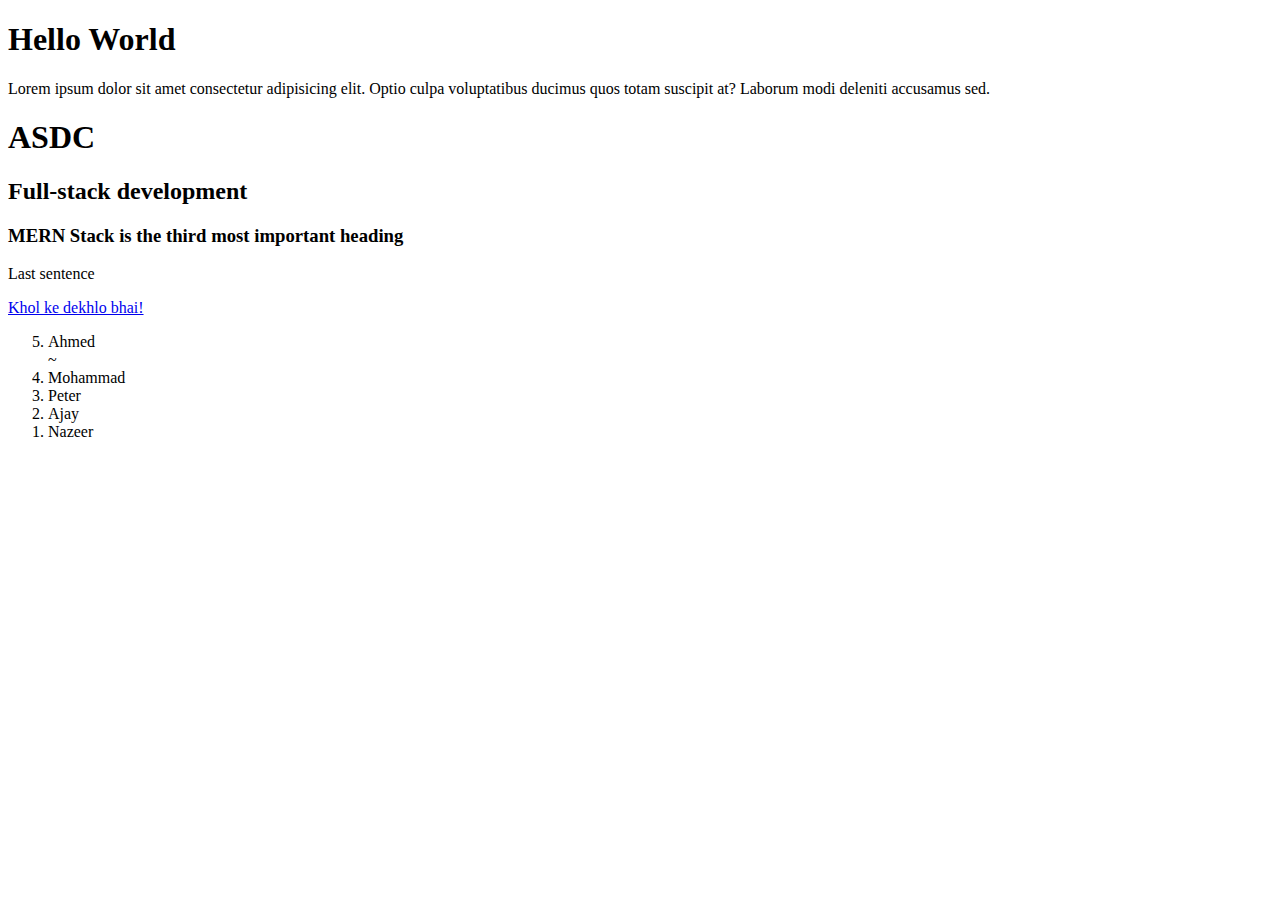
<file: index.html>
<!DOCTYPE html>
<html lang="en">
  <head>
    <meta charset="UTF-8" />
    <meta name="viewport" content="width=device-width, initial-scale=1.0" />
    <title>Hello World</title>
  </head>
  <body>
    <!-- Q1 -->
    <h1>Hello World</h1>
    <p>
      Lorem ipsum dolor sit amet consectetur adipisicing elit. Optio culpa
      voluptatibus ducimus quos totam suscipit at? Laborum modi deleniti
      accusamus sed.
    </p>

    <!-- Q2 -->
    <h1>ASDC</h1>
    <h2>Full-stack development</h2>
    <h3>MERN Stack is the third most important heading</h3>
    <p>Last sentence</p>
    <!-- Q3 -->
    <a href="https://www.google.com">Khol ke dekhlo bhai!</a>
    <!-- Q4 -->
    <ol reversed>
      <li>Ahmed</li>
      ~
      <li>Mohammad</li>
      <li>Peter</li>
      <li>Ajay</li>
      <li>Nazeer</li>
    </ol>
    <!-- Strong is used to show the importance whereas bold is used for the attention of the user -->
    <!-- it is for signs and symbols example as &copy, &quot for copyright symbol and quotations respectfully -->
  </body>
</html>
</file>
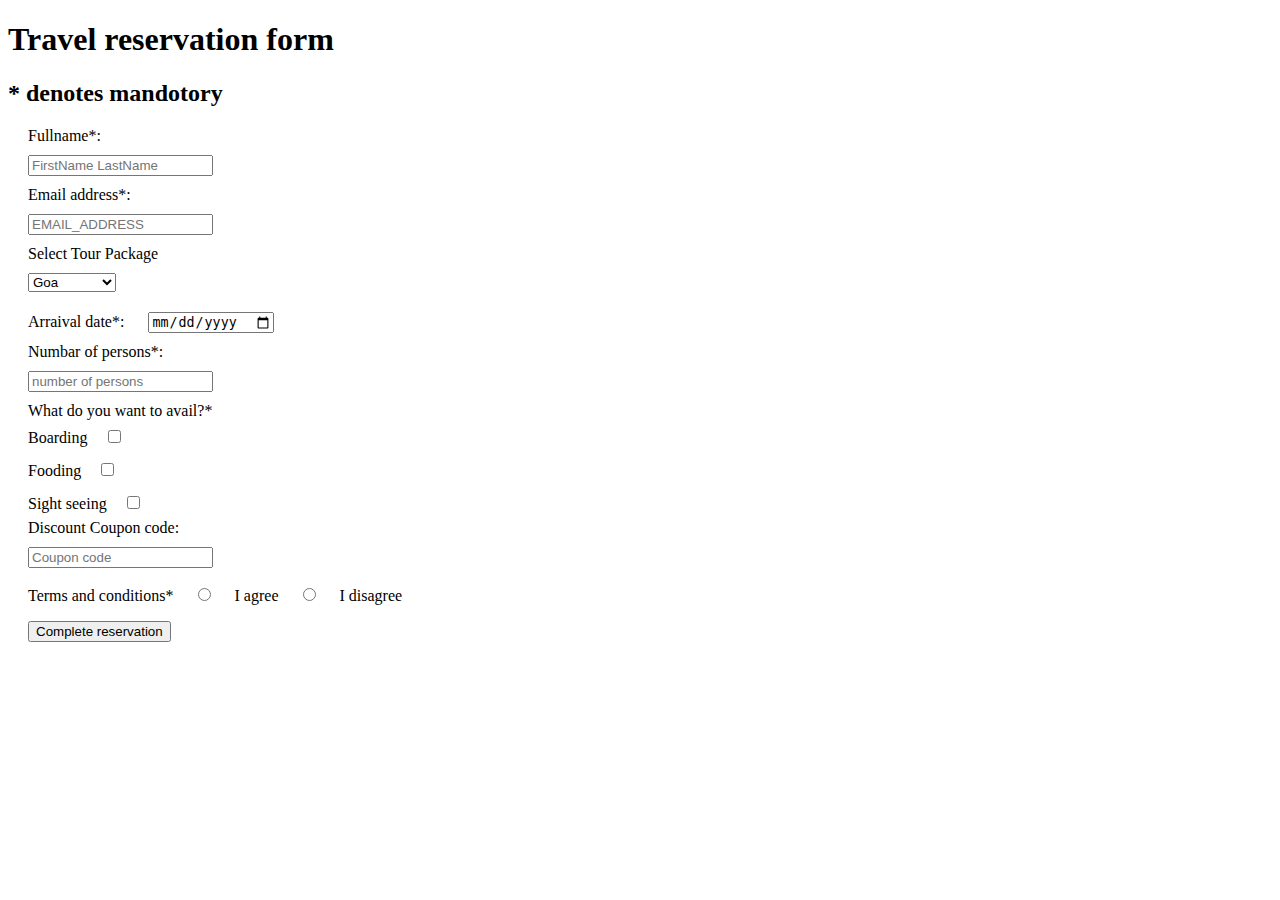
<file: forms.html>
<!DOCTYPE html>
<html lang="en">
<head>
    <meta charset="UTF-8">
    <meta name="viewport" content="width=device-width, initial-scale=1.0">
    <title>Reservation form</title>
    <style>
        form,label,input,select,button{
            margin: 10px;
            
        }
    </style>
</head>
<body>
    <h1>Travel reservation form</h1>
    <h2>* denotes mandotory</h2>
    <form action="#">

        <label for="fname">Fullname*: <br>
            <input type="text" name="name" id="fname" placeholder="FirstName LastName" required>
        </label>
        <br>
        <label for="fname">Email address*: <br>
            <input type="email" name="name" id="fname" placeholder="EMAIL_ADDRESS" required>
        </label>
        <br>
        <label for="city">Select Tour Package</label>
        <br>
        <select name="Goa" id="">
            <option value="goa">Goa</option>
            <option value="Hyderabad">Hyderabad</option>
            <option value="Delhi">Delhi</option>
        </select>
        <br>
        <label for="">Arraival date*:</label>
        <input type="date"><br>

        <label for="">Numbar of persons*:</label>
        <br>
        <input type="text" placeholder="number of persons">
        <br>
        <label for="">What do you want to avail?*</label> <br>
        <label for="">Boarding</label><input type="checkbox"> <br>
        <label for="">Fooding</label><input type="checkbox">
        <br>
        <label for="">Sight seeing</label><input type="checkbox"> <br>
        <label for="">Discount Coupon code:</label>
        <br>
        <input type="text" placeholder="Coupon code"> <br>
        <label for="">Terms and conditions*</label>
        <input type="radio" name="term_c" > <label for="">I agree</label>
        <input type="radio" name="term_c" > <label for=""> I disagree</label> <br>
        <button type="submit" >Complete reservation</button>

    </form>
</body>
</html>
</file>
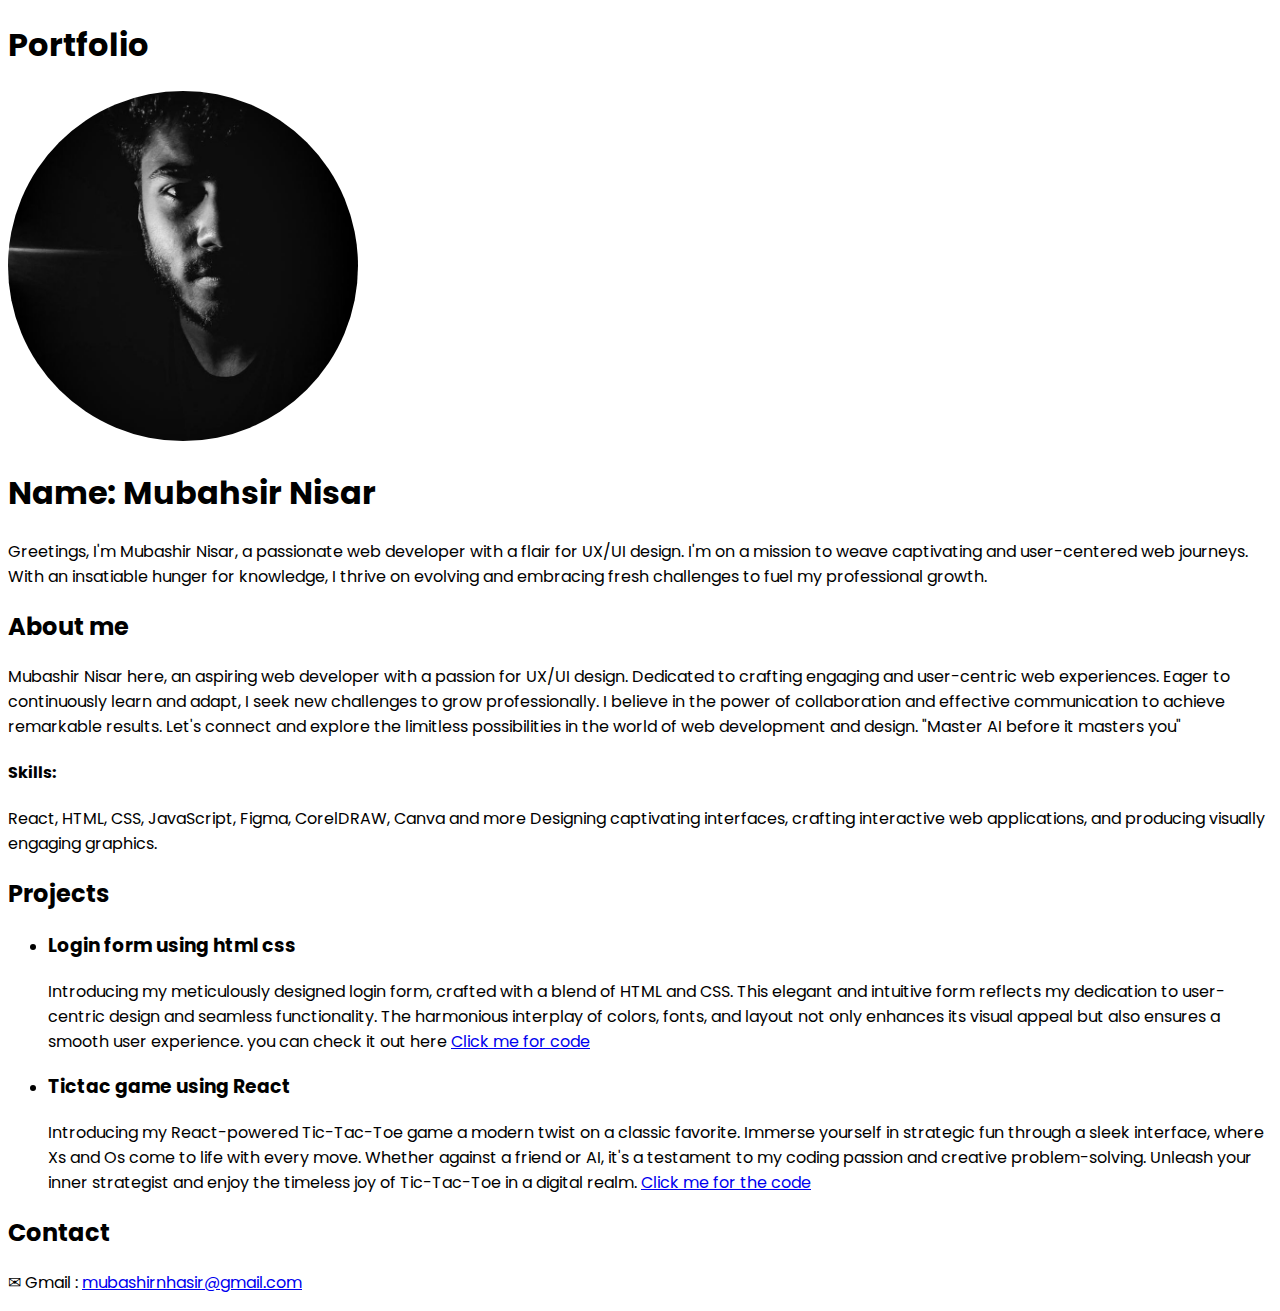
<file: inde.html>
<!DOCTYPE html>
<html lang="en">
  <head>
    <meta charset="UTF-8" />
    <meta name="viewport" content="width=device-width, initial-scale=1.0" />
    <title>Mubashir Nisar</title>
    <link rel="preconnect" href="https://fonts.googleapis.com" />
    <link rel="preconnect" href="https://fonts.gstatic.com" crossorigin />
    <link
      href="https://fonts.googleapis.com/css2?family=Poppins&display=swap"
      rel="stylesheet"
    />
    <style>
      body {
        font-family: "poppins";
      }
    </style>
  </head>

  <body>
    <h1>Portfolio</h1>
    <img
      src="./Assets/mubashir.jpg"
      alt="Profile photo"
      width="350"
      height="350"
      style="border-radius: 50%; object-fit: cover"
    />
    <h1>Name: Mubahsir Nisar</h1>
    <p>
      Greetings, I'm Mubashir Nisar, a passionate web developer with a flair for
      UX/UI design. I'm on a mission to weave captivating and user-centered web
      journeys. With an insatiable hunger for knowledge, I thrive on evolving
      and embracing fresh challenges to fuel my professional growth.
    </p>
    <h2>About me</h2>
    <p>

      Mubashir Nisar here, an aspiring web developer with a passion for UX/UI
      design. Dedicated to crafting engaging and user-centric web experiences.
      Eager to continuously learn and adapt, I seek new challenges to grow
      professionally. I believe in the power of collaboration and effective
      communication to achieve remarkable results. Let's connect and explore the
      limitless possibilities in the world of web development and design.
      "Master AI before it masters you"
      <h4>Skills: </h4>
      <p>React, HTML, CSS, JavaScript, Figma, CorelDRAW, Canva and more Designing captivating interfaces, crafting interactive web applications, and producing visually engaging graphics.</p> 
    
    </p>

    <h2>Projects</h2>
    <ul>
      <li><h3>Login form using html css</h3></li>
      <p>
        Introducing my meticulously designed login form, crafted with a blend of
        HTML and CSS. This elegant and intuitive form reflects my dedication to
        user-centric design and seamless functionality. The harmonious interplay
        of colors, fonts, and layout not only enhances its visual appeal but
        also ensures a smooth user experience. you can check it out here
        <a
          href="https://github.com/mubashirnhasir/login-form.git"
          target="_blank"
          >Click me for code</a
        >
      </p>
      <li><h3>Tictac game using React</h3></li>
      <p>
        Introducing my React-powered Tic-Tac-Toe game a modern twist on a
        classic favorite. Immerse yourself in strategic fun through a sleek
        interface, where Xs and Os come to life with every move. Whether against
        a friend or AI, it's a testament to my coding passion and creative
        problem-solving. Unleash your inner strategist and enjoy the timeless
        joy of Tic-Tac-Toe in a digital realm.
        <a href="https://github.com/mubashirnhasir/tictacgame.git"
          >Click me for the code</a
        >
      </p>
    </ul>

    <h2>Contact</h2>
    <p>
      &#x2709; Gmail :
      <a
        href="mailto:mubashirnhasir@gmail.com? subject= sending this email from your profile"
      >
        mubashirnhasir@gmail.com</a
      >
    </p>
  </body>
</html>
</file>
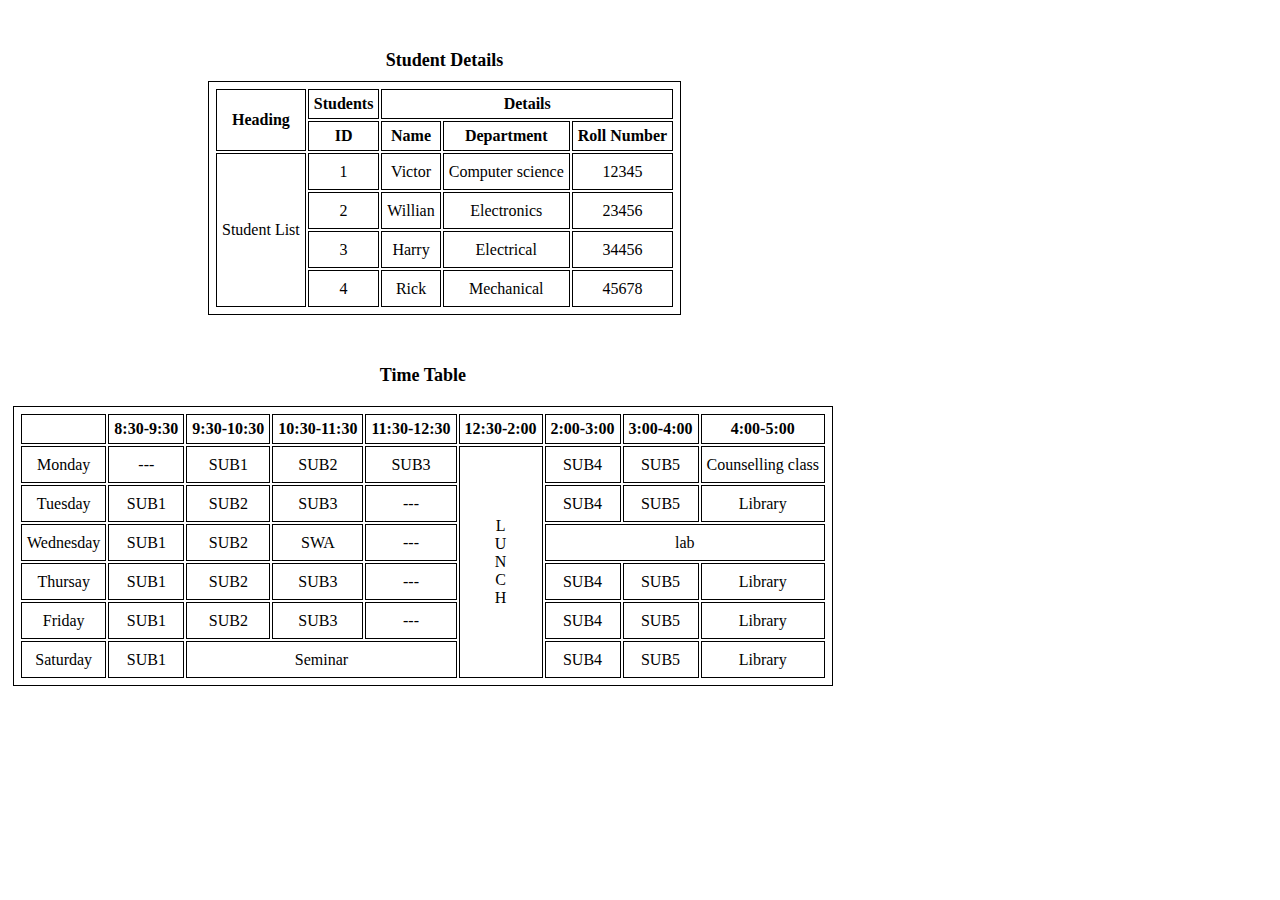
<file: talesPractice.html>
<!DOCTYPE html>
<html lang="en">
<head>
    <meta charset="UTF-8">
    <meta name="viewport" content="width=device-width, initial-scale=1.0">
    <title>Tables</title>
    <style>
        table,th,td,tr{
            border: 1px solid black;
            padding: 5px;
            margin: 5px;
            justify-content: center;
        }
    td {
    height: 25px; 
    text-align: center; 
    vertical-align: middle;
}
       
    </style>
</head>
<body>
    <table style="margin: 50px;margin-left: 200px;">
        <caption style="margin-bottom: 10px; font-weight: bold; font-size: large; ">Student Details</caption>
        <thead>
            <tr>
                <th rowspan="2">Heading</th>
                <th>Students</th>
                <th colspan="3">Details</th>
            </tr>
            <tr>
                <th>ID</th>
                <th>Name</th>
                <th>Department</th>
                <th>Roll Number</th>
            </tr>
        </thead>
        <tbody>
            <tr>
                <td rowspan="4">Student List</td>
                <td>1</td>
                <td>Victor</td>
                <td>Computer science</td>
                <td>12345</td>
            </tr>
            <tr>
                <td>2</td>
                <td>Willian</td>
                <td>Electronics</td>
                <td>23456</td>
            </tr>
            <tr>
                <td>3</td>
                <td>Harry</td>
                <td>Electrical</td>
                <td>34456</td>
            </tr>
            <tr>
                <td>4</td>
                <td>Rick</td>
                <td>Mechanical</td>
                <td>45678</td>
            </tr>
        </tbody>
    </table>
    

<!-- Table 2 -->

<table>
    <caption style="margin-bottom: 20px; font-weight: bold; font-size: large;">Time Table</caption>
    <thead>
        <th></th>
        <th>8:30-9:30</th>
        <th>9:30-10:30</th>
        <th>10:30-11:30</th>
        <th>11:30-12:30</th>
        <th>12:30-2:00</th>
        <th>2:00-3:00</th>
        <th>3:00-4:00</th>
        <th>4:00-5:00</th>
    </thead>
    <tr>
        <td>Monday</td>
        <td>---</td>
        <td>SUB1</td>
        <td>SUB2</td>
        <td>SUB3</td>

        <td rowspan="6" style="vertical-align: auto;">L<br>U <br> N <br>C <br>H</td>

        <td>SUB4</td>
        <td>SUB5</td>
        <td>Counselling class</td>
    </tr>
    <tr>
         <td>Tuesday</td>
        <td>SUB1</td>
        <td>SUB2</td>
        <td>SUB3</td>
        <td>---</td>
        <td>SUB4</td>
        <td>SUB5</td>
        <td>Library</td>
    </tr>
    <tr>
        <td>Wednesday</td>
        <td>SUB1</td>
        <td>SUB2</td>
        <td>SWA</td>
        <td>---</td>
        <td colspan="3">lab</td>

    </tr>
    <tr>
        <td>Thursay</td>
        <td>SUB1</td>
        <td>SUB2</td>
        <td>SUB3</td>
        <td>---</td>
        <td>SUB4</td>
        <td>SUB5</td>
        <td>Library</td>
    </tr>
    <tr>
        <td>Friday</td>
        <td>SUB1</td>
        <td>SUB2</td>
        <td>SUB3</td>
        <td>---</td>
        <td>SUB4</td>
        <td>SUB5</td>
        <td>Library</td>
    </tr>
    <tr>
        <td>Saturday</td>
        <td>SUB1</td>
        <td colspan="3">Seminar</td>
        <td>SUB4</td>
        <td>SUB5</td>
        <td>Library</td>
    </tr>
</table>


</body>
</html>
</file>
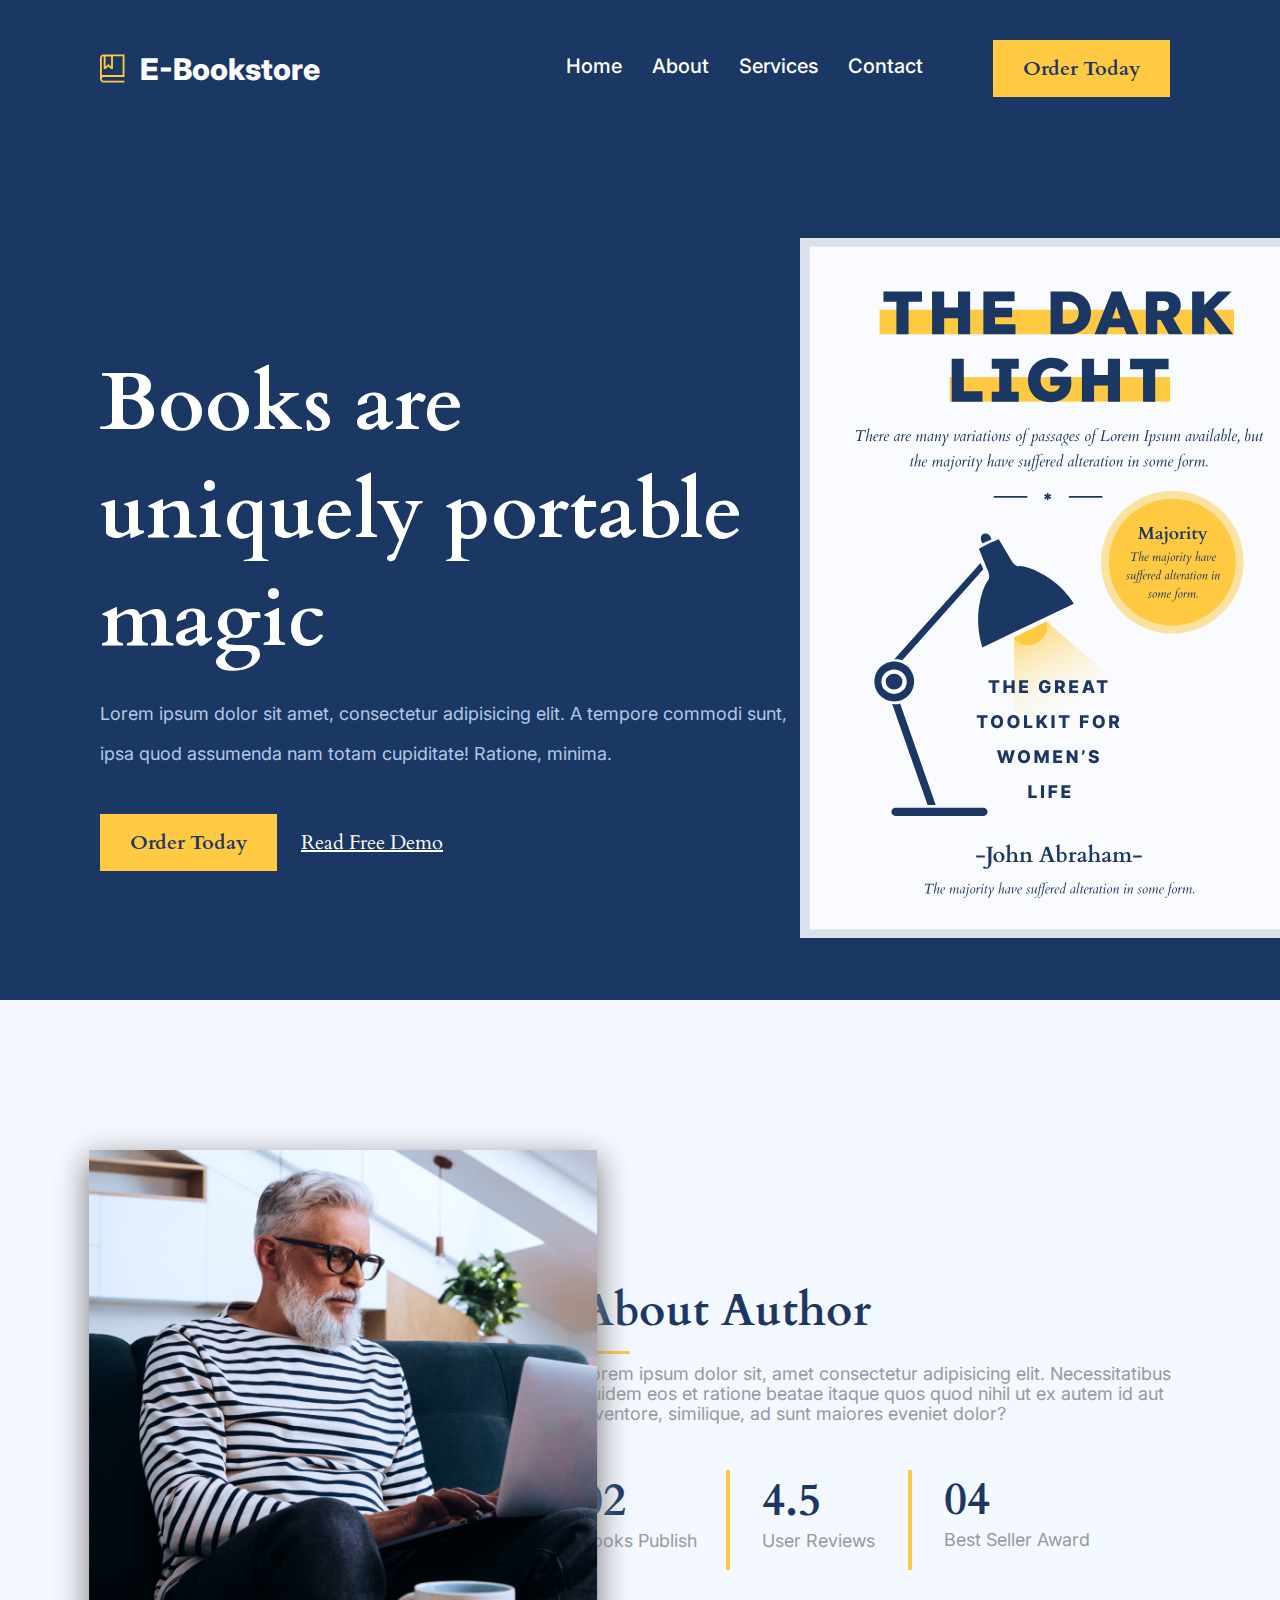
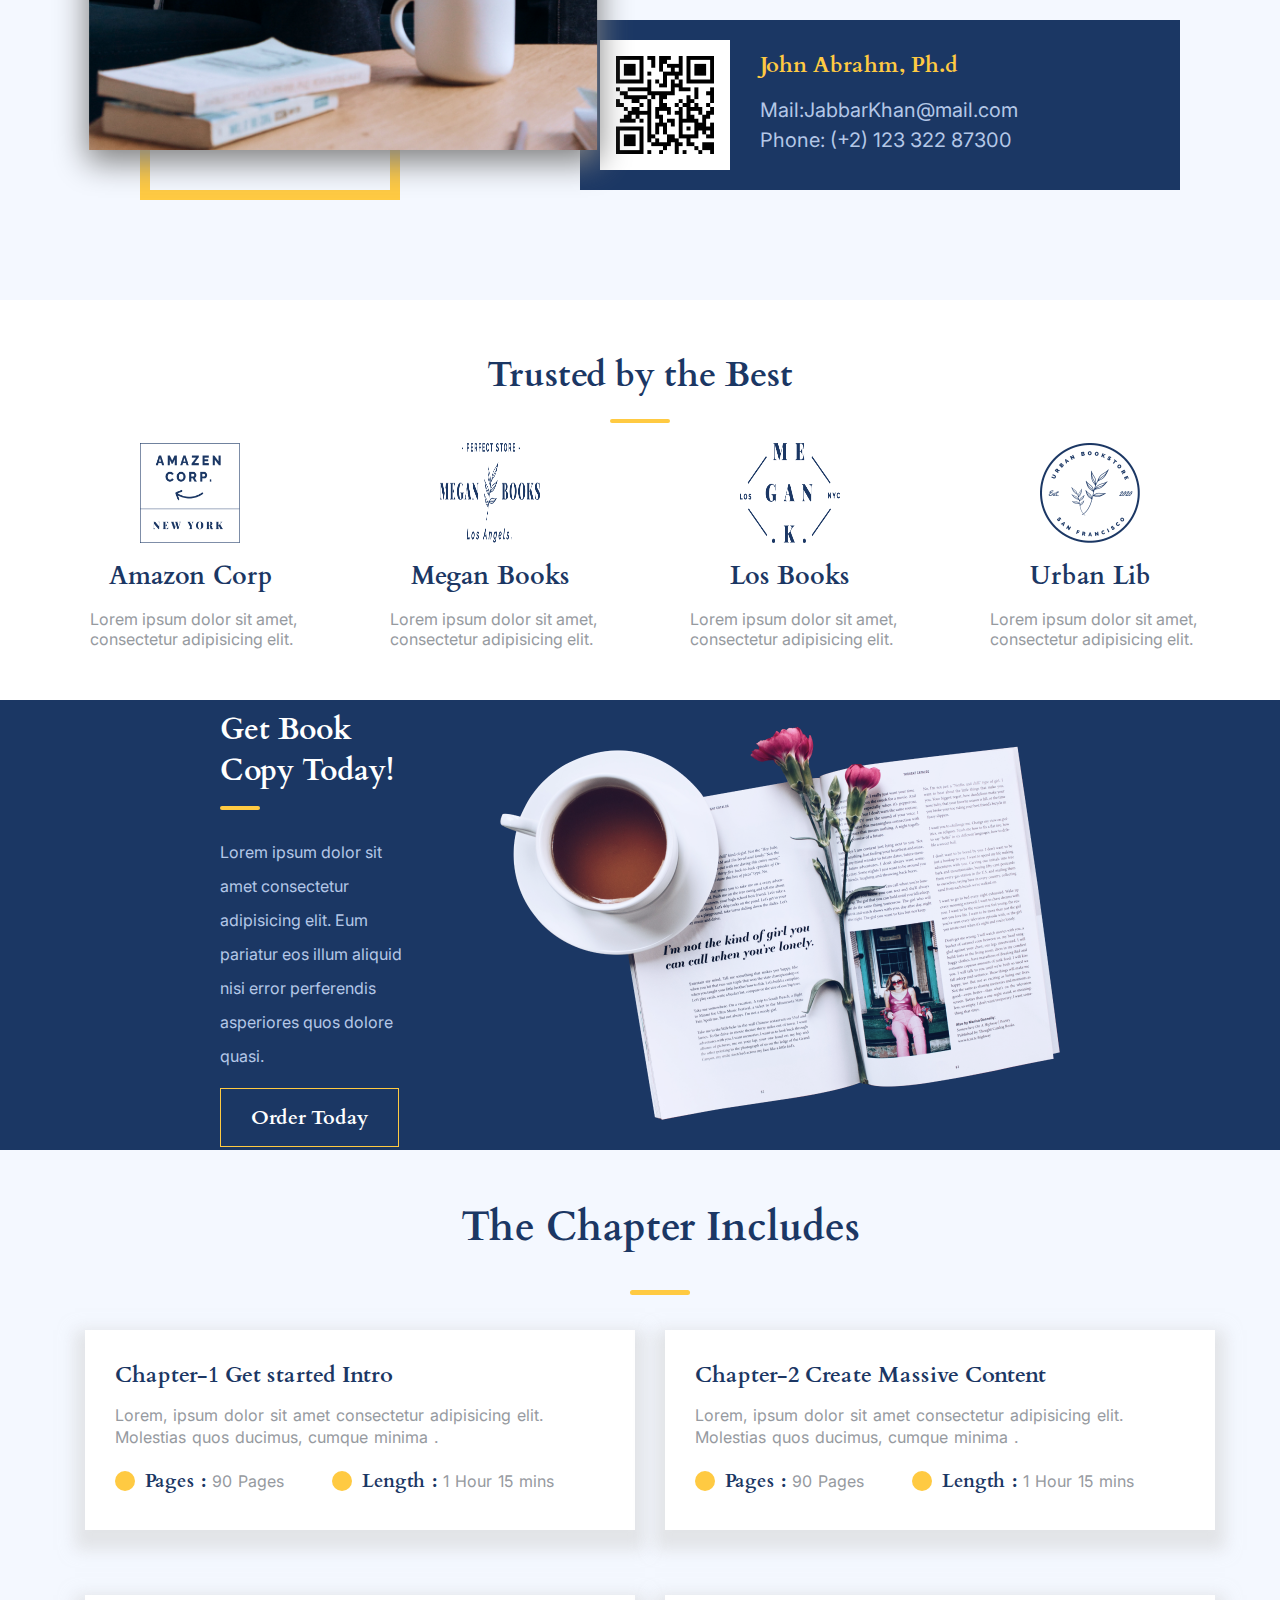
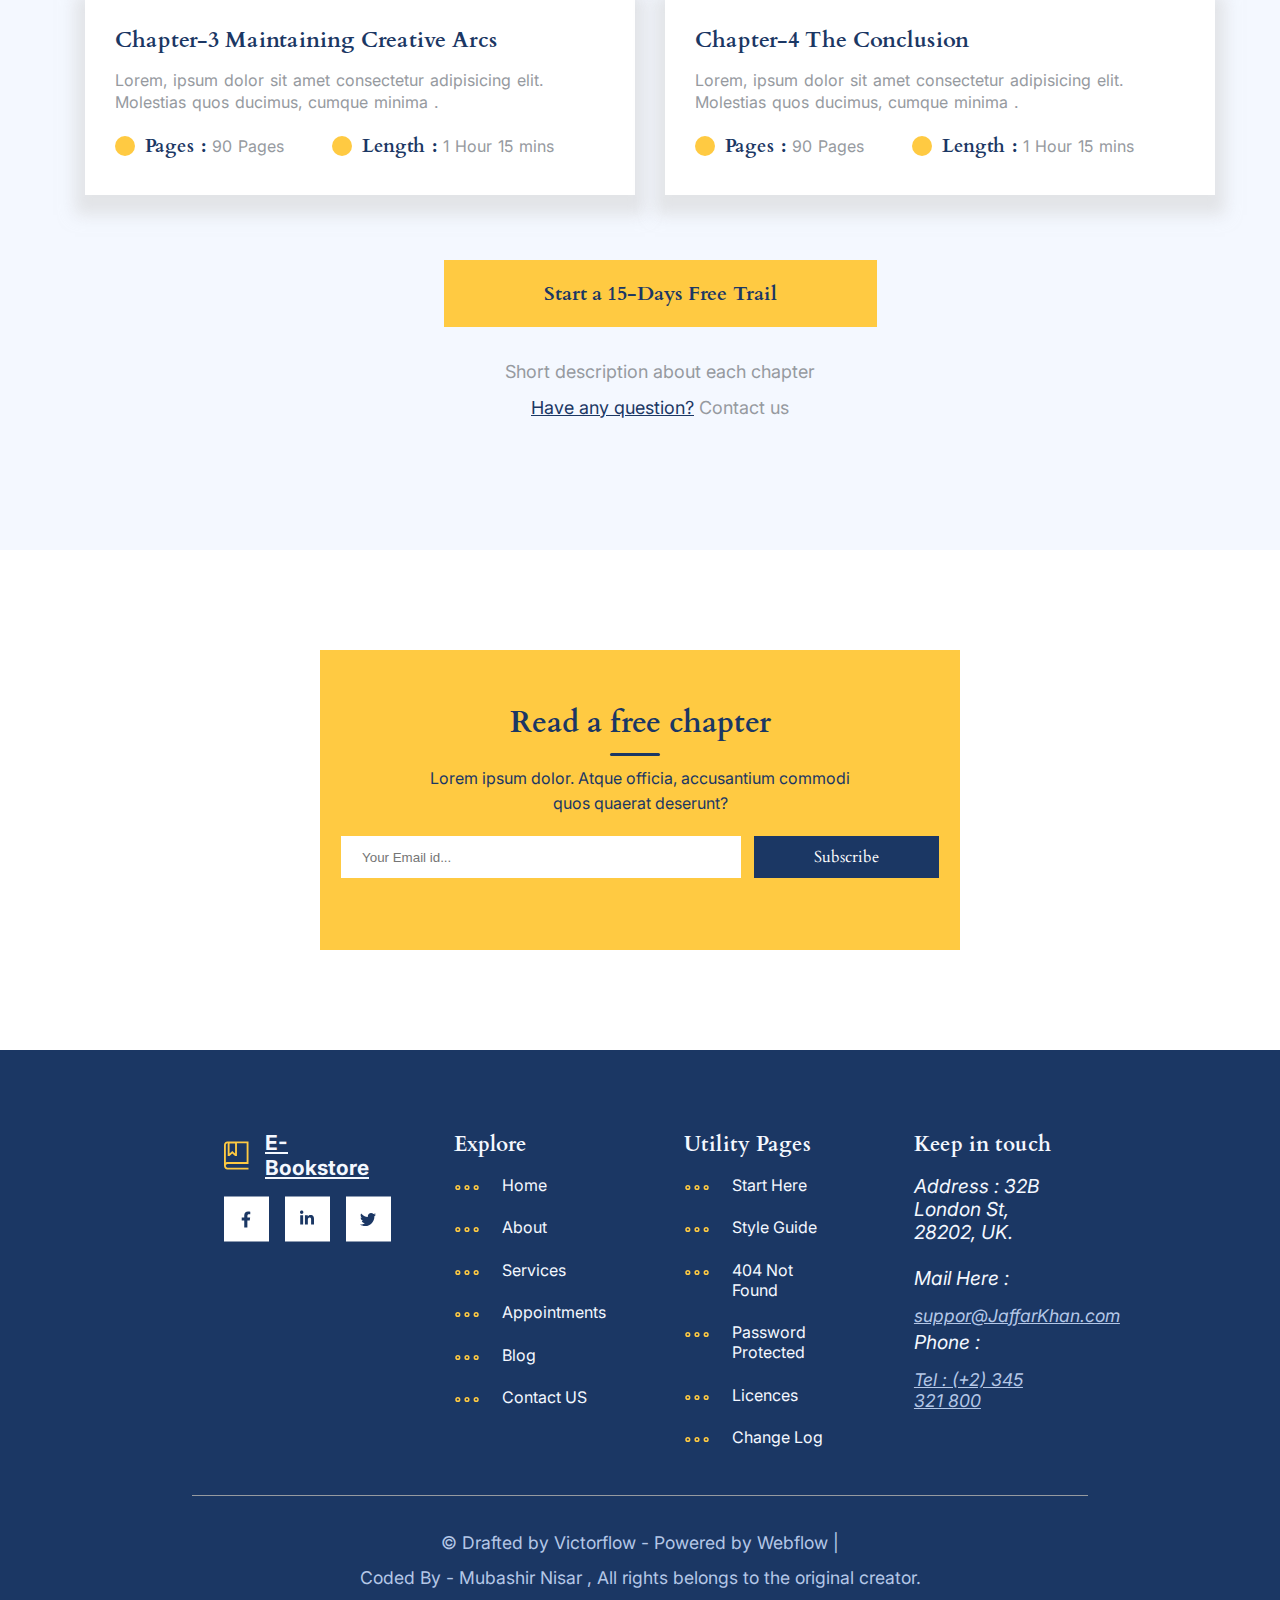
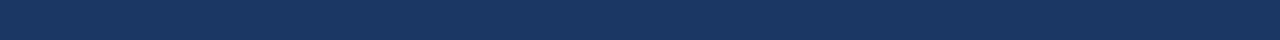
<file: Ebook/Web.html>
<!DOCTYPE html>
<html lang="en">
<head>
    <meta charset="UTF-8">
    <meta name="viewport" content="width=device-width, initial-scale=1.0">
    <!-- Google Fonts 
    inter and cardo -->
    <link rel="preconnect" href="https://fonts.googleapis.com">
    <link rel="preconnect" href="https://fonts.gstatic.com" crossorigin>
    <link href="https://fonts.googleapis.com/css2?family=Big+Shoulders+Display:wght@400;600;700&family=Cardo:ital,wght@0,400;0,700;1,400&family=Inter:wght@200;300;400;600;700;800&family=Lexend+Deca&family=Outfit&display=swap" rel="stylesheet">
    <!-- FontAwsone CDN -->
    <link rel="stylesheet" href="https://cdnjs.cloudflare.com/ajax/libs/font-awesome/6.4.2/css/all.min.css" integrity="sha512-z3gLpd7yknf1YoNbCzqRKc4qyor8gaKU1qmn+CShxbuBusANI9QpRohGBreCFkKxLhei6S9CQXFEbbKuqLg0DA==" crossorigin="anonymous" referrerpolicy="no-referrer" />
     <!-- Css File link -->
        <link rel="stylesheet" href="web.css">
    <title>E-BookStore</title>
</head>
<body>
    <!-- Navigation -->
    <header>
        <nav>
                <div class="logo">
                    <img src="/Assets/Logo.svg" alt="">
                    <p>E-Bookstore</p>
                </div>
                <div class="links">
                    <ul>
                        <li><a href="">Home</a></li>
                        <li><a href="">About</a></li>
                        <li><a href="">Services</a></li>
                        <li><a href="">Contact</a></li>
                        <li><a href=""><i class="fa-solid fa-cart-shopping"></i></a></li>
                    </ul>
                    <button class="btn" >Order Today</button>
                </div>
        </nav>
    </header>
    <!-- main section  -->
    <main>
        <div class="mainContainer">
            <div class="Content">
                <h2>Books are uniquely portable magic</h2>
                <p>Lorem ipsum dolor sit amet, consectetur adipisicing elit. A tempore commodi sunt, ipsa quod assumenda nam totam cupiditate! Ratione, minima.</p>
                <button class="btn">
                    Order Today
                </button>
                <a href="">Read Free Demo</a>
            </div>
            <div class="image">
                <img src="/Assets/Book.svg" alt="">
            </div>
        </div>

        <!-- About author section  -->
        
        <div class="autContainer">
            <div class="authImage">
                <img id="authImage" src="/Assets/Photo.jpg" alt="">
            </div>

            <div class="authContent">
                <h2>About Author</h2>
                <div class="line"></div>
                <p>Lorem ipsum dolor sit, amet consectetur adipisicing elit. Necessitatibus quidem eos et ratione beatae itaque quos quod nihil ut ex autem id aut inventore, similique, ad sunt maiores eveniet dolor?</p>
               <div class="revWrap">
                <div id="fb">
                    <h2>02</h2>
                    <p>Books Publish</p>
                </div>
                <div id="fb1">
                    <h2>4.5</h2>
                    <p>User Reviews</p>
                </div>
                <div id="fb2">
                    <h2>04</h2>
                    <p>Best Seller Award
                </div>
               </div>

                <div class="qr">
                    <img src="/Assets/Image.png" alt="">
                    <div class="qrContent">
                        <h3>John Abrahm, Ph.d</h3>
                    <p>Mail:JabbarKhan@mail.com</p>
                    <p>Phone: (+2) 123 322 87300</p>
                    </div>
                </div>
        </div>
    </div>
        <!-- trusted section  -->
        

        <div class="trustedContainer">
            <div class="textsection">
                <h2>Trusted by the Best</h2>
                <div class="line2"></div>
            </div>
             <div class="logos">
                <div class="innerLogos">
                    <img src="/Assets/Logo.png" alt="">
                <h3>Amazon Corp</h3>
                <p>Lorem ipsum dolor sit amet, consectetur adipisicing elit.</p>
                </div>
                <div class="innerLogos">
                    <img src="/Assets/Logo-1.png" alt="">
                <h3>Megan Books</h3>
                <p>Lorem ipsum dolor sit amet, consectetur adipisicing elit.</p>
                </div>
                <div class="innerLogos">
                    <img src="/Assets/Logo-2.png" alt="">
                <h3>Los Books</h3>
                <p>Lorem ipsum dolor sit amet, consectetur adipisicing elit.</p>
                </div>
                <div class="innerLogos">
                    <img src="/Assets/Logo-3.png" alt="">
                <h3>Urban Lib</h3>
                <p>Lorem ipsum dolor sit amet, consectetur adipisicing elit.</p>
                </div>
            </div>
        </div>

        <!-- get books section  -->

        <div class="bookWrapper">
            <div class="bookCont">
                <div class="bText">
                        <h2>Get Book Copy Today!</h2>
                        <div class="line"></div>
                        <p>Lorem ipsum dolor sit amet consectetur adipisicing elit. Eum pariatur eos illum aliquid nisi error perferendis asperiores quos dolore quasi.</p>
                        <button class="btn" >Order Today</button>
                </div>
                <div class="Bimage">
                    <img src="/Assets/Book.png" alt="">
                </div>
            </div>
        </div>

        <!-- cahpters include section -->
        <div class="chapWrapper">
            <div class="chapCont">
                <h2>The Chapter Includes</h2>
                <div class="line2"></div>
                <div class="boxWrapper">
                    <div class="chap1">
                        <h4>Chapter-1 Get started Intro</h4>
                        <p>Lorem, ipsum dolor sit amet consectetur adipisicing elit. Molestias quos ducimus, cumque minima .</p>
                        <div class="pageLen">
                            <div class="page">
                                <div class="circle"></div>
                                <h3>Pages : </h3>
                                <p>90 Pages</p>
                            </div>
                            <div class="page">
                                <div class="circle"></div>
                                <h3>Length :</h3>
                                <p>1 Hour 15 mins</p>
                            </div>
                        </div>
                    </div>
                    <div class="chap1">
                        <h4>Chapter-2 Create Massive Content</h4>
                        <p>Lorem, ipsum dolor sit amet consectetur adipisicing elit. Molestias quos ducimus, cumque minima .</p>
                        <div class="pageLen">
                            <div class="page">
                                <div class="circle"></div>
                                <h3>Pages : </h3>
                                <p>90 Pages</p>
                            </div>
                            <div class="page">
                                <div class="circle"></div>
                                <h3>Length :</h3>
                                <p>1 Hour 15 mins</p>
                            </div>
                        </div>
                    </div>
                    <div class="chap1">
                        <h4>Chapter-3 Maintaining Creative Arcs</h4>
                        <p>Lorem, ipsum dolor sit amet consectetur adipisicing elit. Molestias quos ducimus, cumque minima .</p>
                        <div class="pageLen">
                            <div class="page">
                                <div class="circle"></div>
                                <h3>Pages : </h3>
                                <p>90 Pages</p>
                            </div>
                            <div class="page">
                                <div class="circle"></div>
                                <h3>Length :</h3>
                                <p>1 Hour 15 mins</p>
                            </div>
                        </div>
                    </div>
                    <div class="chap1">
                        <h4>Chapter-4 The Conclusion</h4>
                        <p>Lorem, ipsum dolor sit amet consectetur adipisicing elit. Molestias quos ducimus, cumque minima .</p>
                        <div class="pageLen">
                            <div class="page">
                                <div class="circle"></div>
                                <h3>Pages : </h3>
                                <p>90 Pages</p>
                            </div>
                            <div class="page">
                                <div class="circle"></div>
                                <h3>Length :</h3>
                                <p>1 Hour 15 mins</p>
                            </div>
                        </div>
                    </div>
                    
                    
                </div>
                <div class="trail">
                    <button>Start a 15-Days Free Trail</button>
                    <p>Short description about each chapter</p>
                    <p><a href="">Have any question?</a> Contact us</p>
                </div>
                
            </div>
        </div>

        <!-- Free Chapter section  -->
        <div class="freeWrapper">
            <div class="freeBox">
                    <h2>Read a free chapter</h2>
                    <div class="line"></div>
                    <p>Lorem ipsum dolor. Atque officia, accusantium commodi </p>
                    <p>quos quaerat deserunt?</p>
                    <div class="submission">
                        <input type="text" placeholder="Your Email id...">
                    <button>Subscribe</button>
                    </div>
            </div>
        </div>
    </main>

    <!-- footer -->
    <footer id="footer">
        <div class="footerWrapper">
            <div class="f1">
                <div class="logoWrapper">
                    <a href="#"><img src="/Assets/Logo.svg" />E-Bookstore</a>
                </div>
                <div class="iconContainer">
                    <a href="" ><img src="/Assets/Facebook.svg"/></a>
                    <a href="" ><img src="/Assets/LinkedIn.svg"></a>
                    <a href="" ><img src="/Assets/Twitter.svg" /></a>
                  </div>
            </div>
            <div class="f2">
                <h3>Explore</h3>
                <ul>
                    <li><a href="#">Home</a></li>
                    <li><a href="#">About</a></li>
                    <li><a href="#">Services</a></li>
                    <li><a href="#">Appointments</a></li>
                    <li><a href="#">Blog</a></li>
                    <li><a href="#">Contact US</a></li>
                </ul>
            </div>
            <div class="f3">
                <h3>Utility Pages</h3>
                <ul>
                    <li><a href="#">Start Here</a></li>
                    <li><a href="#">Style Guide</a></li>
                    <li><a href="#">404 Not Found</a></li>
                    <li><a href="#">Password Protected</a></li>
                    <li><a href="#">Licences</a></li>
                    <li><a href="#">Change Log</a></li>
                </ul>
            </div>
            <div class="f4">
                <h3>Keep in touch</h3>
                <address>
                    Address : 32B London St, 28202, UK. <br> <br>
                    Mail Here :   <a class="mail"href="mailto:support@abduljabbar.com">suppor@JaffarKhan.com</a>
                    Phone : <a class="tel"href="tel:+: (+2) 123 545 9000"> Tel : (+2) 345 321 800</a>
                </address> 
                
            </div>
        </div>
        <div class="copyRight">&copy; Drafted by Victorflow - Powered by Webflow | <br>
            Coded By - Mubashir Nisar , All rights belongs to the original creator.
        </div>
    </footer>
    
</body>
</html>
</file>
<file: Ebook/web.css>
*{
    margin: 0;
    padding: 0;
    box-sizing: border-box;
}

html{
    scroll-behavior: smooth;
}
:root{
    font-size: 16px;
    --primaryColor : #1B3764;
    --secondaryColor : #FFCA42;
    --colorWhite : #ffffff;
    --colorWhitev4 : #f4f8ff;
    --colorWhiteV2 : #F6F8FC;
    --colorGrayishWhite : #B4C7E7;
    --colorGray : #969AA0;
    --width : 80%;
    --mobileWidth : 96%;
    --colorBlack : #0a0a0a;
    --colorWhiteV3:#F4F8FF;

}
ul{
    list-style-type: none;
   
}
ul a{
    text-decoration-line: none;
    font-family: 'Inter', sans-serif;
    color: white;
}
ul a:hover {
    text-decoration: underline;
    text-decoration-color: #FFCA42;
    transition: 0.4s ease-in;

}

body{
    /* font-family: 'Cardo', serif;  */
    font-family: 'Inter', sans-serif;

}
header{
    background-color: #1B3764;
    color: white;
    width: 100%;
    height: 100px;
    /* border: 1px solid black; */
    padding: 30px 100px 0 100px;
}

nav{
    display: flex;
    justify-content: space-between;
}
.links{
    align-items: center;
    display: flex;
    padding: 10px;
    gap: 20px;

}
.links ul i{
    font-size: 25px;
    padding-right: 20px;
}
.links ul i:hover{
    color: #FFCA42;
    transition: 0.3s ease-in-out;
}
.links ul{
    gap: 30px;
    display: flex;
    justify-content: space-evenly;
}
.links ul li a{
    font-size: 20px;
    font-family: inter;
    font-weight: 500;
}
.btn{
    font-family: cardo;
    font-weight: 700;
    color: #1B3764;
    background-color: #FFCA42;
    border: none;
    padding: 15px 30px;
    font-size: 20px;

}
.btn:hover{
    cursor: pointer;
    background-color: #1B3764;
    border: 1px solid #FFCA42;
    color: #FFCA42;
    transition: 0.5s ease-in-out;
}

.logo{
    display: flex;
    align-items: center;
    gap: 15px;
    font-size: 20px;
    font-weight: 800;
    cursor: pointer;
}
.logo p{
    font-size: 30px;
}
/* main section  */

.mainContainer{
    /* border: 1px solid black; */
    background-color: #1B3764;
    height: 900px;
    display: flex;
    align-items: center;
    padding: 0 100px;
    /* position: relative; */
}

.mainContainer .Content{

    height: 400px;
    /* border: 1px solid red; */
}

.mainContainer .image img{
    margin-top: 80px;
    height: 700px;
}

.mainContainer .image{
    /* position: absolute; */
    right: 2rem;
    top: 2rem;
    /* height: 300px; */
    object-fit: contain;
}

.mainContainer .Content h2{
    font-family: cardo;
    font-weight: 700;
    color: white;
    font-size: 80px;
    padding-bottom: 20px;
}

.mainContainer .Content p{
    width: 700px;
   color: #B4C7E7;
   line-height: 40px;
   /* letter-spacing: -1; */
   font-family: inter;
   font-size: 18px;
   font-weight: 400;
   padding-bottom: 20px;
}

.mainContainer button{
    margin-right: 20px;
    font-size: 20px;
    margin-top: 20px
}

.mainContainer a{
    color: white;
    font-size: 20px;
    font-family: cardo;
    margin-top: 20px;

}

/* author section  */

.autContainer{
    background-color: #F4F8FF;
    padding: 200px 100px 0 140px;
    display: flex;
    /* border: 2px solid black; */
    height: 900px;

}
.autContainer .authImage {
    height: 600px;
    width: 990px;
    padding-right: 150px;
    margin-right: 80px;
    position: relative;
    border: 10px solid #FFCA42;


}
.autContainer .authImage img{
    box-shadow: 0 10px 30px 2px grey;
    height: 600px;
    position: absolute;
    transform: translate(-12%, -10%);

}
/* .autContainer .authImage img::after{
    content: "";
    border: 1px solid black;
    position: absolute;
    inset: 0;
} */
.autContainer .authContent{
    padding: 80px 0 0 100px
}
.autContainer .authContent .revWrap{
    margin-top: 25px;
    display: flex;
    align-items: center;
    gap: 2rem;
}
.autContainer .authContent .rev{
    /* display: flex; */
    align-items: center;
}
.authContent h2{
    font-family: cardo;
    font-size: 45px;
    font-weight: 700;
    color: #1B3764;

}

.line{
    margin: 10px 10px 10px 0;
    height: 3px;
    width: 50px;
    border-radius: 100px;
    background-color: #FFCA42;
}
.authContent p{

    color: #969AA0;
    line-height: 20px;
    font-family: inter;
    font-size: 18px;
    font-weight: 400;
    padding-bottom: 20px;
}
.revWrap{
    display: flex;
    gap: 20px;
}
#fb{
    font-family: cardo;
    width: 150px;
    height: 100px;
    border-right: 4px solid #FFCA42;

}
#fb p{
    font-family: 'Inter', sans-serif;
    font-weight: 400;
    font-size: 18px;
}
#fb1 p{
    font-family: 'Inter', sans-serif;
    font-weight: 400;
    font-size: 18px;
}
#fb2 p{
    font-family: 'Inter', sans-serif;
    font-weight: 400;
    font-size: 18px;
}
#fb1{
    font-family: cardo;
    width: 150px;
    height: 100px;
    border-right: 4px solid #FFCA42;
}

.qr{
    margin-top: 50px;
    display: flex;
    align-items: center;
    width: 600px;
    height: 170px;
    background-color: #1B3764;
    color: white;
    padding: 20px;
}

.qr .qrContent{
    padding-left: 30px;
}

.qr .qrContent h3{
    font-family: cardo;
    color: #FFCA42;
    font-weight: 700;
    font-size: 22px;
    padding-bottom: 20px;
}

.qr .qrContent p{
    color: #B4C7E7;
    font-size: 20px;
    font-weight: 400;
    padding-bottom: 10px;
}

.trustedContainer{
    display: flex;
    align-items: center;
    justify-content: center;
    flex-direction: column;
    height: 400px;
    width: 100%; 
    /* border: 2px solid black; */

}
.trustedContainer .textsection{
    display: flex;
    align-items: center;
    justify-content: center;
    flex-direction: column;
    gap: 1.2rem;
    margin-bottom: 20px;
}
.trustedContainer .textsection h2{
    font-family: cardo;
    font-weight: 700;
    font-size: 35px;
    color: #1B3764;
}
.trustedContainer .textsection .line2{
    height: 4px;
    width: 60px;
    background-color: #FFCA42;
    border-radius: 20px;
 
}

.trustedContainer .innerLogos{
    display: flex;
    justify-content: center;
    align-items: center;
    width: 300px;
    line-break: loose;
    gap: 1rem;
    flex-direction: column;
    
}
.trustedContainer .innerLogos h3{
    color: #1B3764;
    font-family: cardo;
    font-weight: 700;
    font-size: 25px;
}
.trustedContainer .innerLogos p{
    padding-left: 50px;
    color: #969AA0;
}
.trustedContainer .innerLogos img{
    height: 100px;
    width: 100px;
}

.trustedContainer .logos{
    display: flex;

}
.bookWrapper{
    height: 450px;
    width: 100%;
    /* border: 1px solid black; */
    display: flex;
    align-items: center;
    justify-content: center;
    background-color: #1B3764;
}

.bookWrapper .bookCont{
    display: flex;
    align-items: center;
    padding: 10px 180px 10px 220px;
}

.bookWrapper .bookCont .bText .line{
    width: 40px;
    height: 4px;

}
.bookWrapper .bookCont .bText{
    
    color: #fff;
    padding: 10px 0;
    margin: 10px 0;
    
    
}
.bookWrapper .bookCont .bText h2{
    font-size: 30px;
    font-family: cardo;
    padding: 5px 0;
}
.bookWrapper .bookCont .bText p{
    font-family: inter;
    font-size: 16px;
    font-weight: 400;
    line-height: 34px;
    color: #B4C7E7;
    padding: 15px 0;
}
.bookWrapper .bookCont .Bimage{
    height: 100%;
    padding-left: 50px;
}

.bookWrapper .bookCont .bText .btn{
    background-color: #1B3764;
    color: #fff;
    border: 1px solid #FFCA42;
}

.chapWrapper{
    display: flex;
    padding: 0px 180px 300px 220px;
    height: 1000px;
    /* border: 1px solid black; */
    align-items: center;
    justify-content: center;
    background-color: #F4F8FF;
}

.chapWrapper .chapCont{
    display: flex;
    align-items: center;
    gap: 20px;
    flex-direction: column;
    height: 900px;
    margin-top: 300px;
    
}

.chapWrapper .chapCont h2{
    font-family: cardo;
    font-size: 40px;
    align-self: center;
    color: #1B3764;
    
}

.trail{
    display: flex;
    flex-direction: column;
    justify-content: center;
    gap: 0.9rem;
}
.trail p{
    align-self: center;
    color: #969AA0;
    font-size: 18px;
}
.trail p a{
    color: #1B3764;
    font-size: 18px;
}
.chapWrapper .chapCont button{
    padding: 20px 100px;
    font-family: cardo;
    font-size: 20px;
    border-radius: 0;
    border: none;
    background-color: #FFCA42;
    color: #1B3764;
    font-weight: 600;
    margin-top: 10px;
    margin-bottom: 20px;
}
.chapWrapper .chapCont .line2{
    height: 5px;
    margin: 15px 0;
    width: 60px;
    background-color: #FFCA42;
    align-self: center;
    border-radius: 50px;
}
.chapWrapper .chap1{
    background-color: #fff;
    height: 200px;
    width: 550px;
    /* border: 1px solid black; */
    box-shadow: 0 10px 15px 10px rgba(210, 210, 210, 0.535);
    padding: 30px;
    display: flex;
    flex-direction: column;
    gap: 0.9rem;
}
.chapWrapper .chap1 h4{
    font-family: cardo;
    font-size: 22px;
    font-weight: 600;
    color: #1B3764;


}
.chapWrapper .chap1 .pageLen{
    display: flex;
    gap: 3rem;
    padding: 5px 20px 20px 0;

}

.chapWrapper .chap1 .pageLen .page{
    display: flex;
    align-items: center;
    word-spacing: 2px;
}
.chapWrapper .chap1 .pageLen .page h3{
    margin-right: 6px;
    font-family: cardo;
    color: #1B3764;
}

.chapWrapper .chapCont .chap1 p{
    line-height: 22px;
    font-family: inter;
    font-size: 16px;
    color: #969AA0;
    word-spacing: 2px;
}

.chapWrapper .chap1 .pageLen .page .circle
{
    height: 20px;
    width: 20px;
    border-radius: 50%;
    background-color: #FFCA42;
    margin-right: 10px;
}

.boxWrapper{
    display: flex;
    height: 500px;
    width: 1151px;
    gap: 30px;
    flex-wrap: wrap;
}

.freeWrapper{
    height: 500px;
    width: 100%;
    /* border: 1px solid black; */
    display: flex;
    align-items: center;
    justify-content: center;

}

.freeBox{
    height: 300px;
    width: 50%;
    /* border: 1px solid black */
    background-color: #FFCA42;
    flex-direction: column;
    display: flex;
    justify-content: center;

}

.freeBox h2{
   
    align-self: center;
    font-family: cardo;
    color: #1B3764;
    font-weight: 800;
    font-size: 30px;
}

.freeBox .line{
    align-self: center;
    width: 50px;
    height: 3px;
    border-radius: 50px;
    color: #1B3764;
    background-color: #1B3764;
}

.freeBox p{
    color: #1B3764;
    line-height: 25px;
    align-self: center;
    padding-left: 0px;
    /* padding-bottom:; */
}

.submission{
    display: flex;
    align-self: center;
    gap: 0.8rem;
    padding: 20px 0;

}

.submission input{
    height: 40px;
    width: 400px;
    padding: 20px;
    border-radius: 0;
    border: 1px solid #fff;
}
.submission button{
    padding: 10px 60px;
    background-color: #1B3764;
    color: white;
    font-family: cardo;
    font-weight: 400;
    font-size: 16px;
    border: none;

}

footer {
    width: 100%;
    padding: 4rem 12rem;
    height: fit-content;
    background-color: var(--primaryColor);
}
footer .footerWrapper {
    width: 100%;
    display: flex;
    justify-content: space-between;
    border-bottom: 1px solid var(--colorGray);
    padding-bottom: 2rem;
}
footer .footerWrapper .f1 .logoWrapper a{
    display: flex;
    align-items: center;
    gap: 1rem;
    flex-direction: row;
    color: var(--colorWhiteV3);
    font-size: 1.3rem;
    font-weight: 700;
}
footer .footerWrapper .f1 .iconContainer{
    display: flex;
    margin-top: 1rem;
    gap: 1rem;
}
footer .footerWrapper .f1,footer .footerWrapper .f2,footer .footerWrapper .f3,footer .footerWrapper .f4{
    width: 23%;
    padding: 1rem 2rem;
}
footer .footerWrapper .f2 h3,
footer .footerWrapper .f3 h3,
footer .footerWrapper .f4 h3{
    font-family: 'Cardo', serif;
    font-style: normal;
    font-weight: 700;
    color: var(--colorWhiteV3);
    font-size: 1.3rem;
    text-align: left;
    margin-bottom: 1rem;
}
footer .footerWrapper .f2 ul,
footer .footerWrapper .f3 ul {
    display: flex;
    flex-direction: column;
    gap: 1.4rem;
    list-style-image: url("/Assets/icon-list-style.svg");
    padding-left: 2rem;
}
footer .footerWrapper .f2 ul li , 
footer .footerWrapper .f3 ul li{
    display: list-item;
    padding-left: 1rem;
}
footer .footerWrapper .f2 ul li a, 
footer .footerWrapper .f3 ul li a{
    color: var(--colorWhiteV3);
}
footer .footerWrapper .f4 address{
    color: var(--colorWhiteV3);
    line-height: 1.2;
    font-size  : 1.2rem;

   
}
footer .footerWrapper .f4 address > a{
    display: block;
    color: var(--colorGrayishWhite);
    font-size: 1.1rem;
    margin-block: 0.3rem;
    padding-top: 10px;
}
footer .copyRight{
    width: 100%;
    margin-top: 1rem;
    display: flex;
    height: 4rem;
    align-items: center;
    padding: 2rem 0 0;
    justify-content: center;
    color: var(--colorGrayishWhite);
    font-size: 1.1rem;
    text-align: center;
    line-height: 2;
}
</file>
